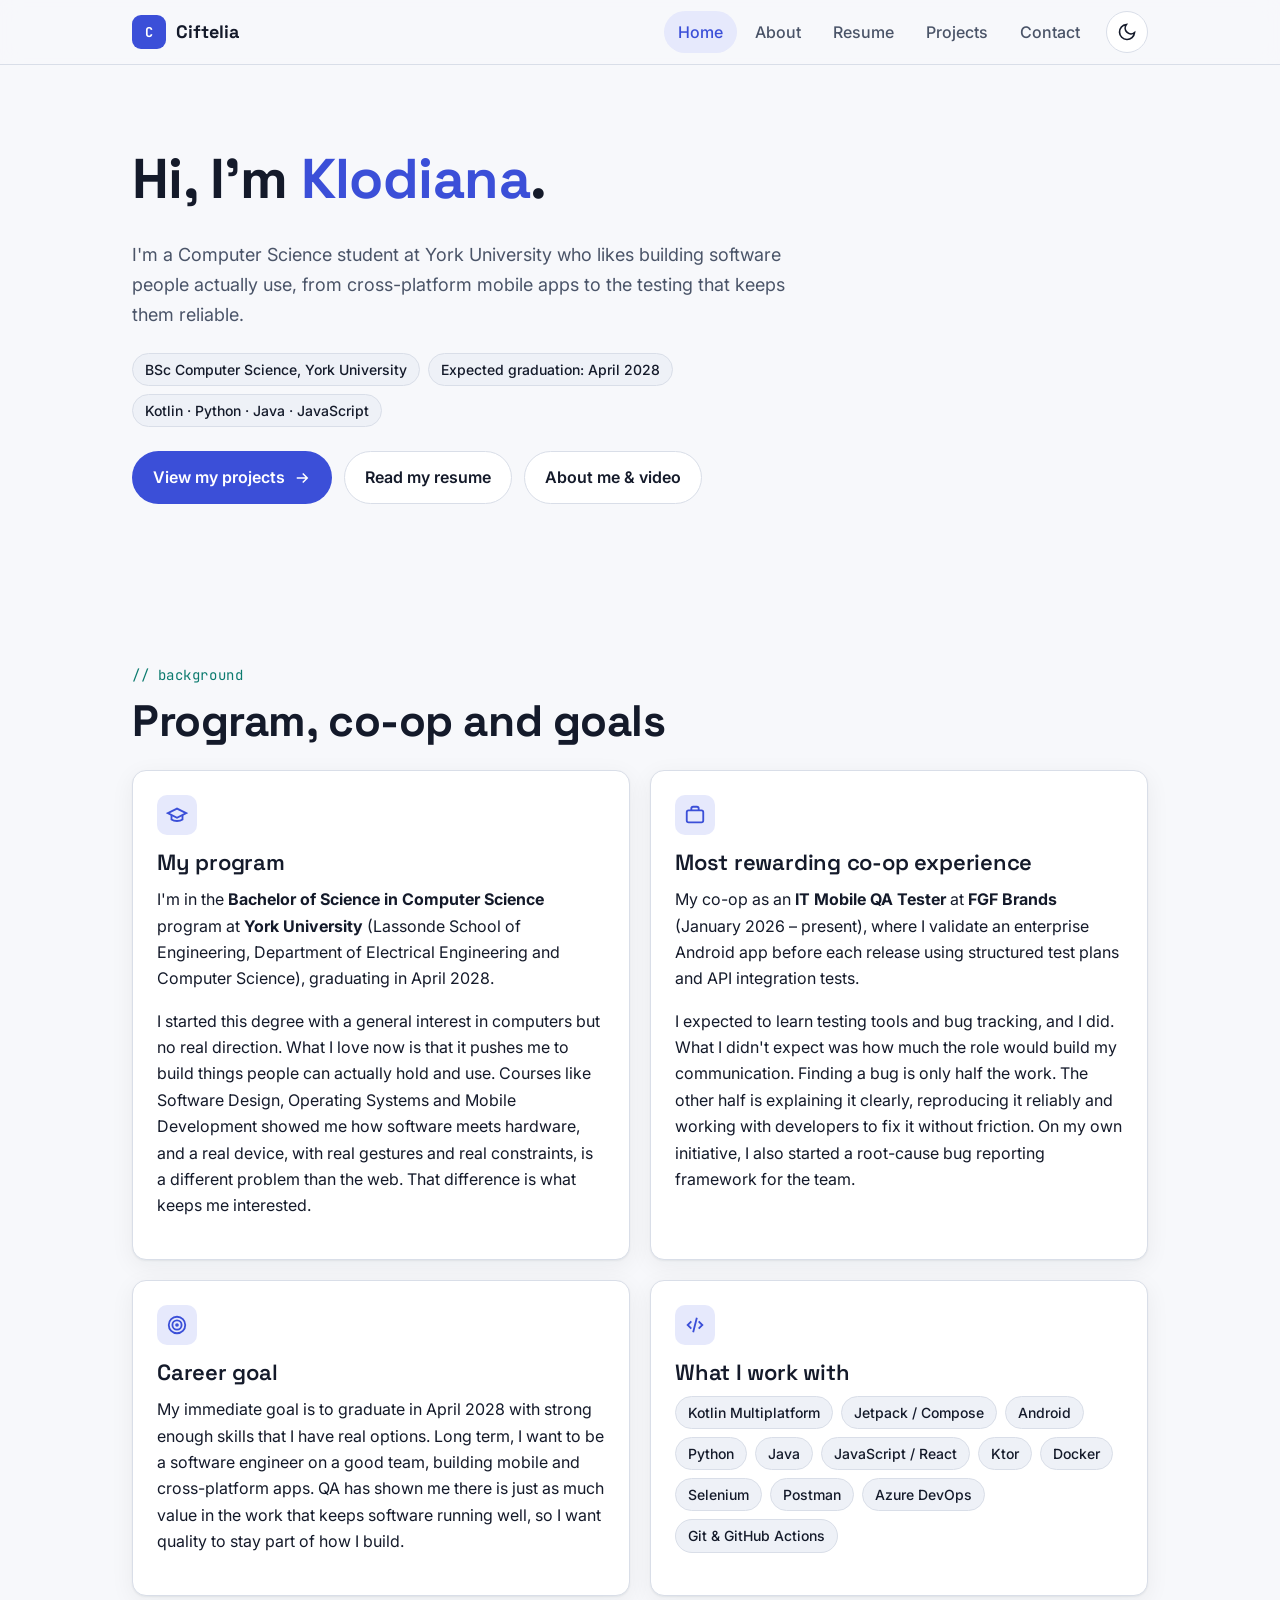
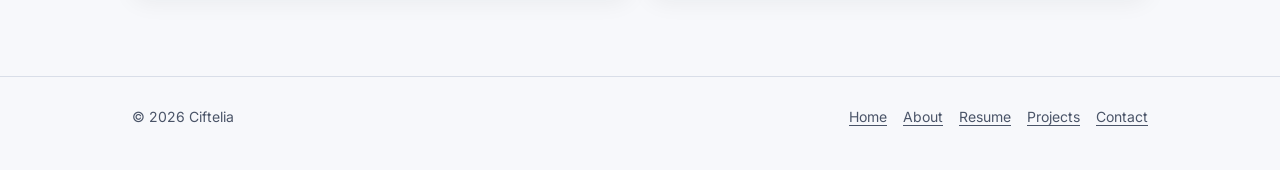
<file: index.html>
<!doctype html>
<html lang="en">
<head>
  <meta charset="utf-8">
  <meta name="viewport" content="width=device-width, initial-scale=1">
  <title>Home | Ciftelia</title>
  <meta name="description" content="ePortfolio of Klodiana Kamberi, Computer Science student at York University: program, co-op experience and career goals.">
  <script>try{var t=localStorage.getItem("theme");if(t)document.documentElement.setAttribute("data-theme",t);}catch(e){}</script>
  <link rel="preconnect" href="https://fonts.googleapis.com">
  <link rel="preconnect" href="https://fonts.gstatic.com" crossorigin>
  <link href="https://fonts.googleapis.com/css2?family=Inter:wght@400;500;600&family=JetBrains+Mono:wght@400;700&family=Space+Grotesk:wght@600;700&display=swap" rel="stylesheet">
  <link rel="stylesheet" href="css/styles.css">
  <link rel="icon" href="data:image/svg+xml,%3Csvg xmlns='http://www.w3.org/2000/svg' viewBox='0 0 32 32'%3E%3Crect width='32' height='32' rx='8' fill='%233b4fd8'/%3E%3Ctext x='16' y='21' text-anchor='middle' font-family='monospace' font-size='18' font-weight='700' fill='white'%3EC%3C/text%3E%3C/svg%3E">
</head>
<body>
  <a class="skip-link" href="#main">Skip to content</a>

  <header class="site-header">
    <nav class="container nav" aria-label="Main">
      <a class="brand" href="index.html"><span class="brand-mark" aria-hidden="true">C</span>Ciftelia</a>
      <ul class="nav-links" id="nav-links">
        <li><a href="index.html" aria-current="page">Home</a></li>
        <li><a href="about.html">About</a></li>
        <li><a href="resume.html">Resume</a></li>
        <li><a href="projects.html">Projects</a></li>
        <li><a href="contact.html">Contact</a></li>
      </ul>
      <button class="icon-btn theme-toggle" type="button" aria-label="Switch to dark mode" aria-pressed="false">
        <svg class="icon-moon" viewBox="0 0 24 24" fill="none" stroke="currentColor" stroke-width="2" aria-hidden="true"><path d="M21 12.8A9 9 0 1 1 11.2 3a7 7 0 0 0 9.8 9.8z"/></svg>
        <svg class="icon-sun" viewBox="0 0 24 24" fill="none" stroke="currentColor" stroke-width="2" aria-hidden="true"><circle cx="12" cy="12" r="4"/><path d="M12 2v2M12 20v2M4.9 4.9l1.4 1.4M17.7 17.7l1.4 1.4M2 12h2M20 12h2M4.9 19.1l1.4-1.4M17.7 6.3l1.4-1.4"/></svg>
      </button>
      <button class="icon-btn menu-toggle" type="button" aria-label="Open menu" aria-expanded="false" aria-controls="nav-links">
        <svg viewBox="0 0 24 24" fill="none" stroke="currentColor" stroke-width="2" aria-hidden="true"><path d="M4 7h16M4 12h16M4 17h16"/></svg>
      </button>
    </nav>
  </header>

  <main id="main">
    <section class="container hero" aria-labelledby="intro-title">
      <div>
        <h1 id="intro-title">Hi, I'm <span>Klodiana</span>.</h1>
        <p class="lead">
          I'm a Computer Science student at York University who likes building software people
          actually use, from cross-platform mobile apps to the testing that keeps them reliable.
        </p>
        <ul class="facts" aria-label="Quick facts">
          <li class="tag">BSc Computer Science, York University</li>
          <li class="tag">Expected graduation: April 2028</li>
          <li class="tag">Kotlin · Python · Java · JavaScript</li>
        </ul>
        <div class="btn-row">
          <a class="btn btn-primary" href="projects.html">
            View my projects
            <svg viewBox="0 0 24 24" fill="none" stroke="currentColor" stroke-width="2" aria-hidden="true"><path d="M5 12h14M13 6l6 6-6 6"/></svg>
          </a>
          <a class="btn btn-ghost" href="resume.html">Read my resume</a>
          <a class="btn btn-ghost" href="about.html">About me &amp; video</a>
        </div>
      </div>
    </section>

    <section class="section" aria-labelledby="about-title">
      <div class="container">
        <p class="eyebrow">// background</p>
        <h2 id="about-title">Program, co-op and goals</h2>
        <div class="grid-2">
          <article class="card">
            <div class="card-icon" aria-hidden="true">
              <svg viewBox="0 0 24 24" fill="none" stroke="currentColor" stroke-width="2"><path d="M22 10 12 5 2 10l10 5 10-5z"/><path d="M6 12v5c3 2 9 2 12 0v-5"/></svg>
            </div>
            <h3>My program</h3>
            <p>
              I'm in the <strong>Bachelor of Science in Computer Science</strong> program at
              <strong>York University</strong> (Lassonde School of Engineering, Department of
              Electrical Engineering and Computer Science), graduating in April 2028.
            </p>
            <p>
              I started this degree with a general interest in computers but no real direction. What I love now is that it pushes me to build things people can actually hold and use. Courses like Software Design, Operating Systems and Mobile Development showed me how software meets hardware, and a real device, with real gestures and real constraints, is a different problem than the web. That difference is what keeps me interested.
            </p>
          </article>

          <article class="card">
            <div class="card-icon" aria-hidden="true">
              <svg viewBox="0 0 24 24" fill="none" stroke="currentColor" stroke-width="2"><rect x="3" y="7" width="18" height="13" rx="2"/><path d="M8 7V5a2 2 0 0 1 2-2h4a2 2 0 0 1 2 2v2"/></svg>
            </div>
            <h3>Most rewarding co-op experience</h3>
            <p>
              My co-op as an <strong>IT Mobile QA Tester</strong> at <strong>FGF Brands</strong>
              (January 2026 – present), where I validate an enterprise Android app before each
              release using structured test plans and API integration tests.
            </p>
            <p>
              I expected to learn testing tools and bug tracking, and I did. What I didn't expect was how much the role would build my communication. Finding a bug is only half the work. The other half is explaining it clearly, reproducing it reliably and working with developers to fix it without friction. On my own initiative, I also started a root-cause bug reporting framework for the team.
            </p>
          </article>

          <article class="card">
            <div class="card-icon" aria-hidden="true">
              <svg viewBox="0 0 24 24" fill="none" stroke="currentColor" stroke-width="2"><circle cx="12" cy="12" r="9"/><circle cx="12" cy="12" r="5"/><circle cx="12" cy="12" r="1"/></svg>
            </div>
            <h3>Career goal</h3>
            <p>
              My immediate goal is to graduate in April 2028 with strong enough skills that I have real options. Long term, I want to be a software engineer on a good team, building mobile and cross-platform apps. QA has shown me there is just as much value in the work that keeps software running well, so I want quality to stay part of how I build.
            </p>
          </article>

          <article class="card">
            <div class="card-icon" aria-hidden="true">
              <svg viewBox="0 0 24 24" fill="none" stroke="currentColor" stroke-width="2"><path d="m8 16-4-4 4-4M16 8l4 4-4 4M14 4l-4 16"/></svg>
            </div>
            <h3>What I work with</h3>
            <ul class="tags" aria-label="Technical skills">
              <li class="tag">Kotlin Multiplatform</li>
              <li class="tag">Jetpack / Compose</li>
              <li class="tag">Android</li>
              <li class="tag">Python</li>
              <li class="tag">Java</li>
              <li class="tag">JavaScript / React</li>
              <li class="tag">Ktor</li>
              <li class="tag">Docker</li>
              <li class="tag">Selenium</li>
              <li class="tag">Postman</li>
              <li class="tag">Azure DevOps</li>
              <li class="tag">Git &amp; GitHub Actions</li>
            </ul>
          </article>
        </div>
      </div>
    </section>

  </main>

  <footer class="site-footer">
    <div class="container">
      <p>&copy; <span id="year">2026</span> Ciftelia</p>
      <nav aria-label="Footer">
        <ul>
          <li><a href="index.html">Home</a></li>
          <li><a href="about.html">About</a></li>
          <li><a href="resume.html">Resume</a></li>
          <li><a href="projects.html">Projects</a></li>
          <li><a href="contact.html">Contact</a></li>
        </ul>
      </nav>
    </div>
  </footer>
  <script src="js/main.js"></script>
</body>
</html>
</file>
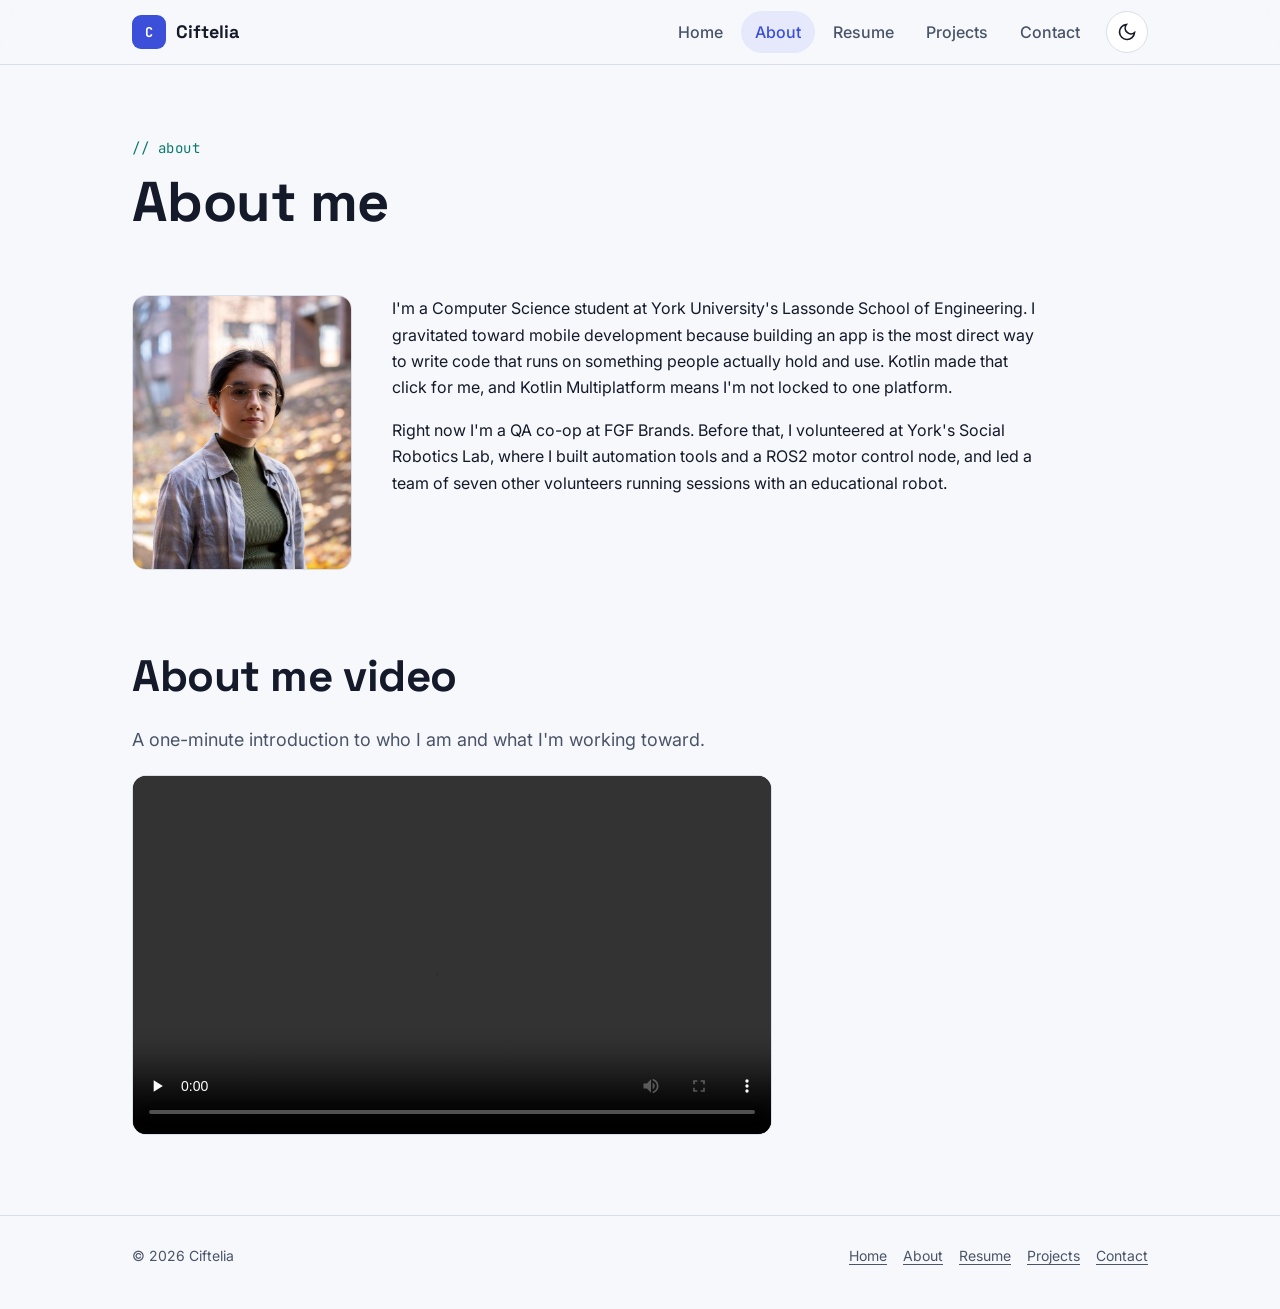
<file: about.html>
<!doctype html>
<html lang="en">
<head>
  <meta charset="utf-8">
  <meta name="viewport" content="width=device-width, initial-scale=1">
  <title>About | Ciftelia</title>
  <meta name="description" content="About Klodiana Kamberi: photo, background and a one-minute About Me video.">
  <script>try{var t=localStorage.getItem("theme");if(t)document.documentElement.setAttribute("data-theme",t);}catch(e){}</script>
  <link rel="preconnect" href="https://fonts.googleapis.com">
  <link rel="preconnect" href="https://fonts.gstatic.com" crossorigin>
  <link href="https://fonts.googleapis.com/css2?family=Inter:wght@400;500;600&family=JetBrains+Mono:wght@400;700&family=Space+Grotesk:wght@600;700&display=swap" rel="stylesheet">
  <link rel="stylesheet" href="css/styles.css">
  <link rel="icon" href="data:image/svg+xml,%3Csvg xmlns='http://www.w3.org/2000/svg' viewBox='0 0 32 32'%3E%3Crect width='32' height='32' rx='8' fill='%233b4fd8'/%3E%3Ctext x='16' y='21' text-anchor='middle' font-family='monospace' font-size='18' font-weight='700' fill='white'%3EC%3C/text%3E%3C/svg%3E">
</head>
<body>
  <a class="skip-link" href="#main">Skip to content</a>

  <header class="site-header">
    <nav class="container nav" aria-label="Main">
      <a class="brand" href="index.html"><span class="brand-mark" aria-hidden="true">C</span>Ciftelia</a>
      <ul class="nav-links" id="nav-links">
        <li><a href="index.html">Home</a></li>
        <li><a href="about.html" aria-current="page">About</a></li>
        <li><a href="resume.html">Resume</a></li>
        <li><a href="projects.html">Projects</a></li>
        <li><a href="contact.html">Contact</a></li>
      </ul>
      <button class="icon-btn theme-toggle" type="button" aria-label="Switch to dark mode" aria-pressed="false">
        <svg class="icon-moon" viewBox="0 0 24 24" fill="none" stroke="currentColor" stroke-width="2" aria-hidden="true"><path d="M21 12.8A9 9 0 1 1 11.2 3a7 7 0 0 0 9.8 9.8z"/></svg>
        <svg class="icon-sun" viewBox="0 0 24 24" fill="none" stroke="currentColor" stroke-width="2" aria-hidden="true"><circle cx="12" cy="12" r="4"/><path d="M12 2v2M12 20v2M4.9 4.9l1.4 1.4M17.7 17.7l1.4 1.4M2 12h2M20 12h2M4.9 19.1l1.4-1.4M17.7 6.3l1.4-1.4"/></svg>
      </button>
      <button class="icon-btn menu-toggle" type="button" aria-label="Open menu" aria-expanded="false" aria-controls="nav-links">
        <svg viewBox="0 0 24 24" fill="none" stroke="currentColor" stroke-width="2" aria-hidden="true"><path d="M4 7h16M4 12h16M4 17h16"/></svg>
      </button>
    </nav>
  </header>

  <main id="main">
    <section class="container page-head" aria-labelledby="about-page-title">
      <p class="eyebrow">// about</p>
      <h1 id="about-page-title">About me</h1>
    </section>

    <section class="container about-intro" aria-label="Photo and background">
      <img class="about-photo" src="assets/img/profile.jpg" width="668" height="1000" loading="lazy"
           alt="Portrait of Klodiana Kamberi outdoors on campus in autumn, wearing glasses, a grey plaid shirt and a green top">
      <div>
        <p>
          I'm a Computer Science student at York University's Lassonde School of Engineering. I
          gravitated toward mobile development because building an app is the most direct way to
          write code that runs on something people actually hold and use. Kotlin made that click
          for me, and Kotlin Multiplatform means I'm not locked to one platform.
        </p>
        <p>
          Right now I'm a QA co-op at FGF Brands. Before that, I volunteered at York's Social
          Robotics Lab, where I built automation tools and a ROS2 motor control node, and led a team of
          seven other volunteers running sessions with an educational robot.
        </p>
      </div>
    </section>

    <section class="container section" aria-labelledby="video-title">
      <h2 id="video-title">About me video</h2>
      <p class="lead">A one-minute introduction to who I am and what I'm working toward.</p>
      <div class="video-frame about-video">
        <video controls preload="none" playsinline
               aria-label="About Me video: Klodiana Kamberi">
          <source src="assets/video/about-me.mp4" type="video/mp4">
          Your browser can't play this video. <a href="assets/video/about-me.mp4">Download it instead</a>.
        </video>
      </div>
    </section>
  </main>

  <footer class="site-footer">
    <div class="container">
      <p>&copy; <span id="year">2026</span> Ciftelia</p>
      <nav aria-label="Footer">
        <ul>
          <li><a href="index.html">Home</a></li>
          <li><a href="about.html">About</a></li>
          <li><a href="resume.html">Resume</a></li>
          <li><a href="projects.html">Projects</a></li>
          <li><a href="contact.html">Contact</a></li>
        </ul>
      </nav>
    </div>
  </footer>
  <script src="js/main.js"></script>
</body>
</html>
</file>
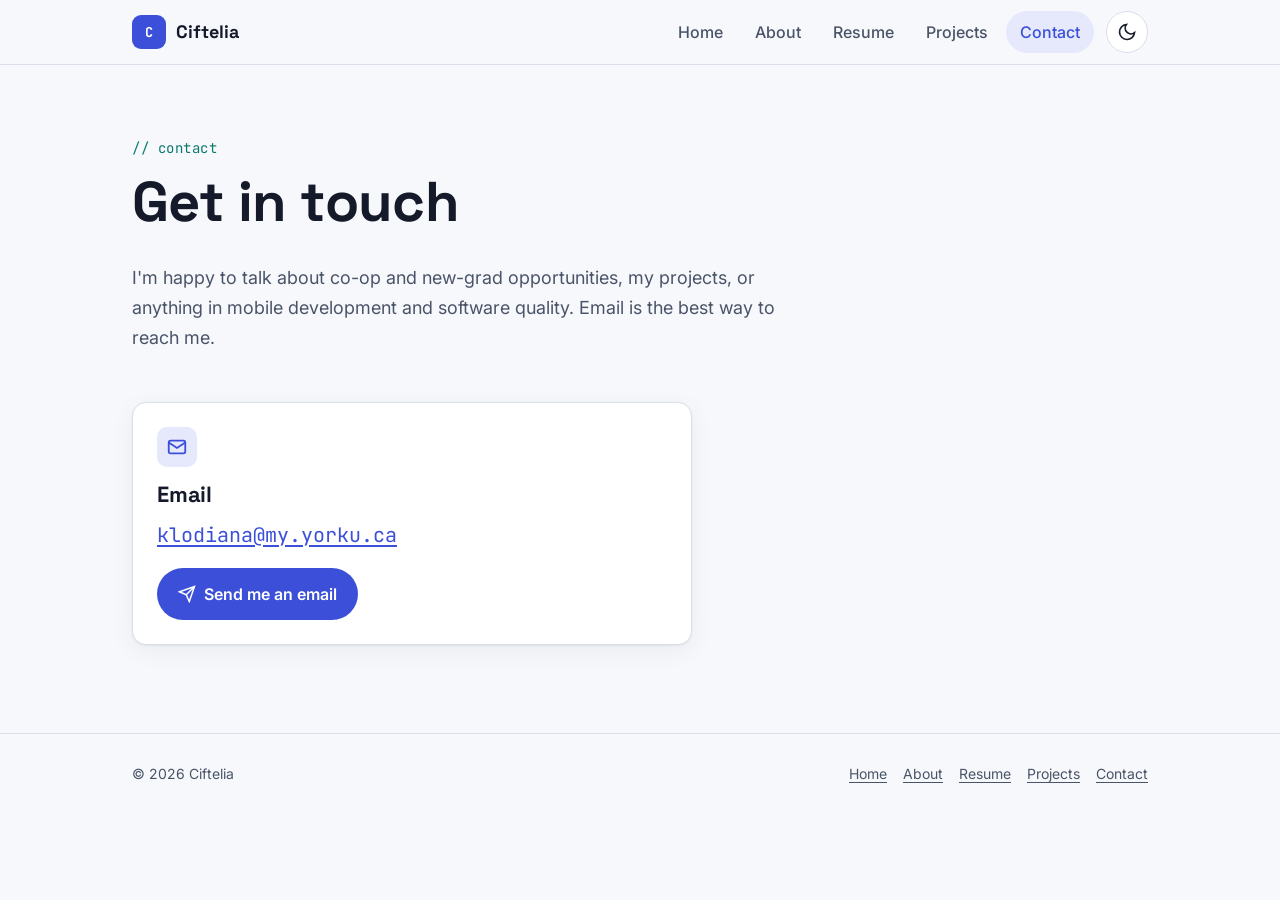
<file: contact.html>
<!doctype html>
<html lang="en">
<head>
  <meta charset="utf-8">
  <meta name="viewport" content="width=device-width, initial-scale=1">
  <title>Contact | Ciftelia</title>
  <meta name="description" content="Contact Klodiana Kamberi by email.">
  <script>try{var t=localStorage.getItem("theme");if(t)document.documentElement.setAttribute("data-theme",t);}catch(e){}</script>
  <link rel="preconnect" href="https://fonts.googleapis.com">
  <link rel="preconnect" href="https://fonts.gstatic.com" crossorigin>
  <link href="https://fonts.googleapis.com/css2?family=Inter:wght@400;500;600&family=JetBrains+Mono:wght@400;700&family=Space+Grotesk:wght@600;700&display=swap" rel="stylesheet">
  <link rel="stylesheet" href="css/styles.css">
  <link rel="icon" href="data:image/svg+xml,%3Csvg xmlns='http://www.w3.org/2000/svg' viewBox='0 0 32 32'%3E%3Crect width='32' height='32' rx='8' fill='%233b4fd8'/%3E%3Ctext x='16' y='21' text-anchor='middle' font-family='monospace' font-size='18' font-weight='700' fill='white'%3EC%3C/text%3E%3C/svg%3E">
</head>
<body>
  <a class="skip-link" href="#main">Skip to content</a>

  <header class="site-header">
    <nav class="container nav" aria-label="Main">
      <a class="brand" href="index.html"><span class="brand-mark" aria-hidden="true">C</span>Ciftelia</a>
      <ul class="nav-links" id="nav-links">
        <li><a href="index.html">Home</a></li>
        <li><a href="about.html">About</a></li>
        <li><a href="resume.html">Resume</a></li>
        <li><a href="projects.html">Projects</a></li>
        <li><a href="contact.html" aria-current="page">Contact</a></li>
      </ul>
      <button class="icon-btn theme-toggle" type="button" aria-label="Switch to dark mode" aria-pressed="false">
        <svg class="icon-moon" viewBox="0 0 24 24" fill="none" stroke="currentColor" stroke-width="2" aria-hidden="true"><path d="M21 12.8A9 9 0 1 1 11.2 3a7 7 0 0 0 9.8 9.8z"/></svg>
        <svg class="icon-sun" viewBox="0 0 24 24" fill="none" stroke="currentColor" stroke-width="2" aria-hidden="true"><circle cx="12" cy="12" r="4"/><path d="M12 2v2M12 20v2M4.9 4.9l1.4 1.4M17.7 17.7l1.4 1.4M2 12h2M20 12h2M4.9 19.1l1.4-1.4M17.7 6.3l1.4-1.4"/></svg>
      </button>
      <button class="icon-btn menu-toggle" type="button" aria-label="Open menu" aria-expanded="false" aria-controls="nav-links">
        <svg viewBox="0 0 24 24" fill="none" stroke="currentColor" stroke-width="2" aria-hidden="true"><path d="M4 7h16M4 12h16M4 17h16"/></svg>
      </button>
    </nav>
  </header>

  <main id="main">
    <section class="container page-head" aria-labelledby="contact-title">
      <p class="eyebrow">// contact</p>
      <h1 id="contact-title">Get in touch</h1>
      <p class="lead">
        I'm happy to talk about co-op and new-grad opportunities, my projects, or anything in
        mobile development and software quality. Email is the best way to reach me.
      </p>
    </section>

    <section class="container" aria-label="Email" style="padding-bottom:88px">
      <div class="card contact-card">
        <div class="card-icon" aria-hidden="true">
          <svg viewBox="0 0 24 24" fill="none" stroke="currentColor" stroke-width="2"><rect x="3" y="5" width="18" height="14" rx="2"/><path d="m3 7 9 6 9-6"/></svg>
        </div>
        <h2 style="font-size:var(--fs-lg)">Email</h2>
        <p><a class="email-link" href="mailto:klodiana@my.yorku.ca">klodiana@my.yorku.ca</a></p>
        <a class="btn btn-primary" href="mailto:klodiana@my.yorku.ca">
          <svg viewBox="0 0 24 24" fill="none" stroke="currentColor" stroke-width="2" aria-hidden="true"><path d="M22 2 11 13M22 2l-7 20-4-9-9-4 20-7z"/></svg>
          Send me an email
        </a>
      </div>
    </section>
  </main>

  <footer class="site-footer">
    <div class="container">
      <p>&copy; <span id="year">2026</span> Ciftelia</p>
      <nav aria-label="Footer">
        <ul>
          <li><a href="index.html">Home</a></li>
          <li><a href="about.html">About</a></li>
          <li><a href="resume.html">Resume</a></li>
          <li><a href="projects.html">Projects</a></li>
          <li><a href="contact.html">Contact</a></li>
        </ul>
      </nav>
    </div>
  </footer>
  <script src="js/main.js"></script>
</body>
</html>
</file>
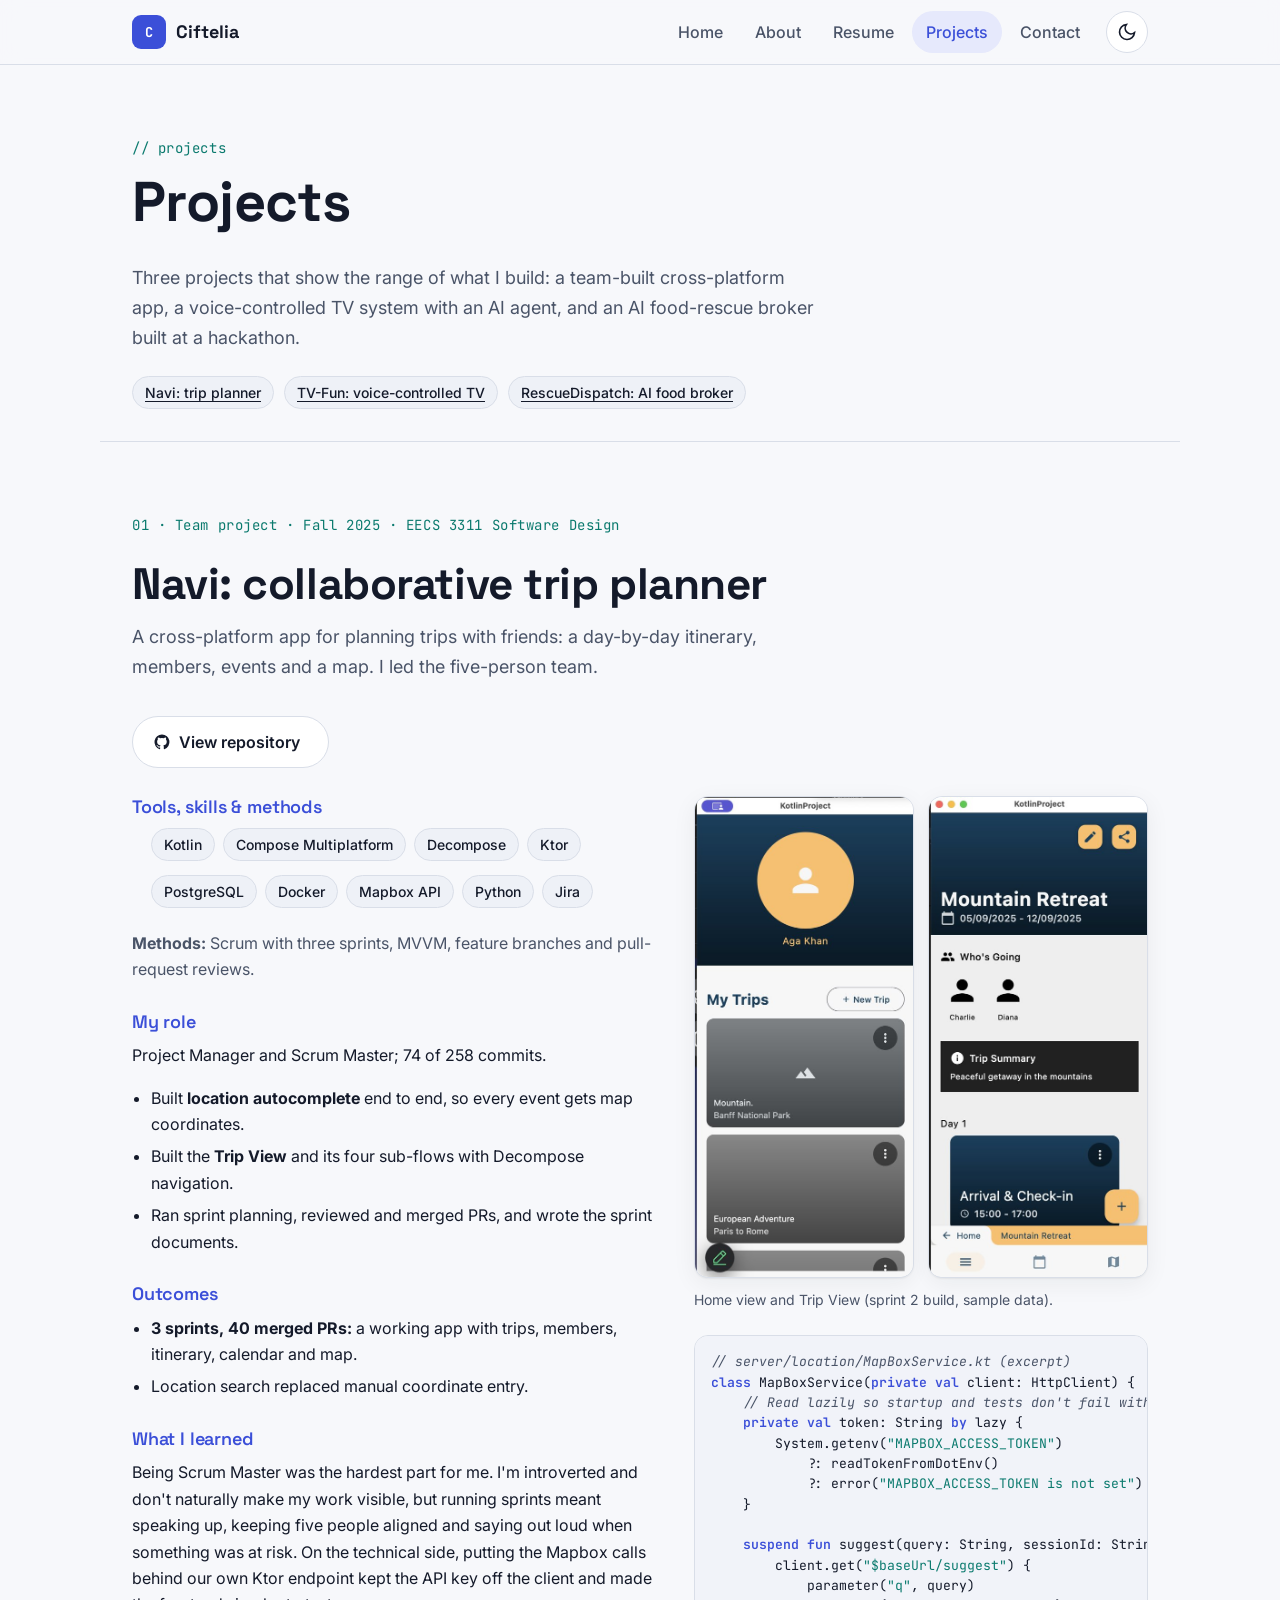
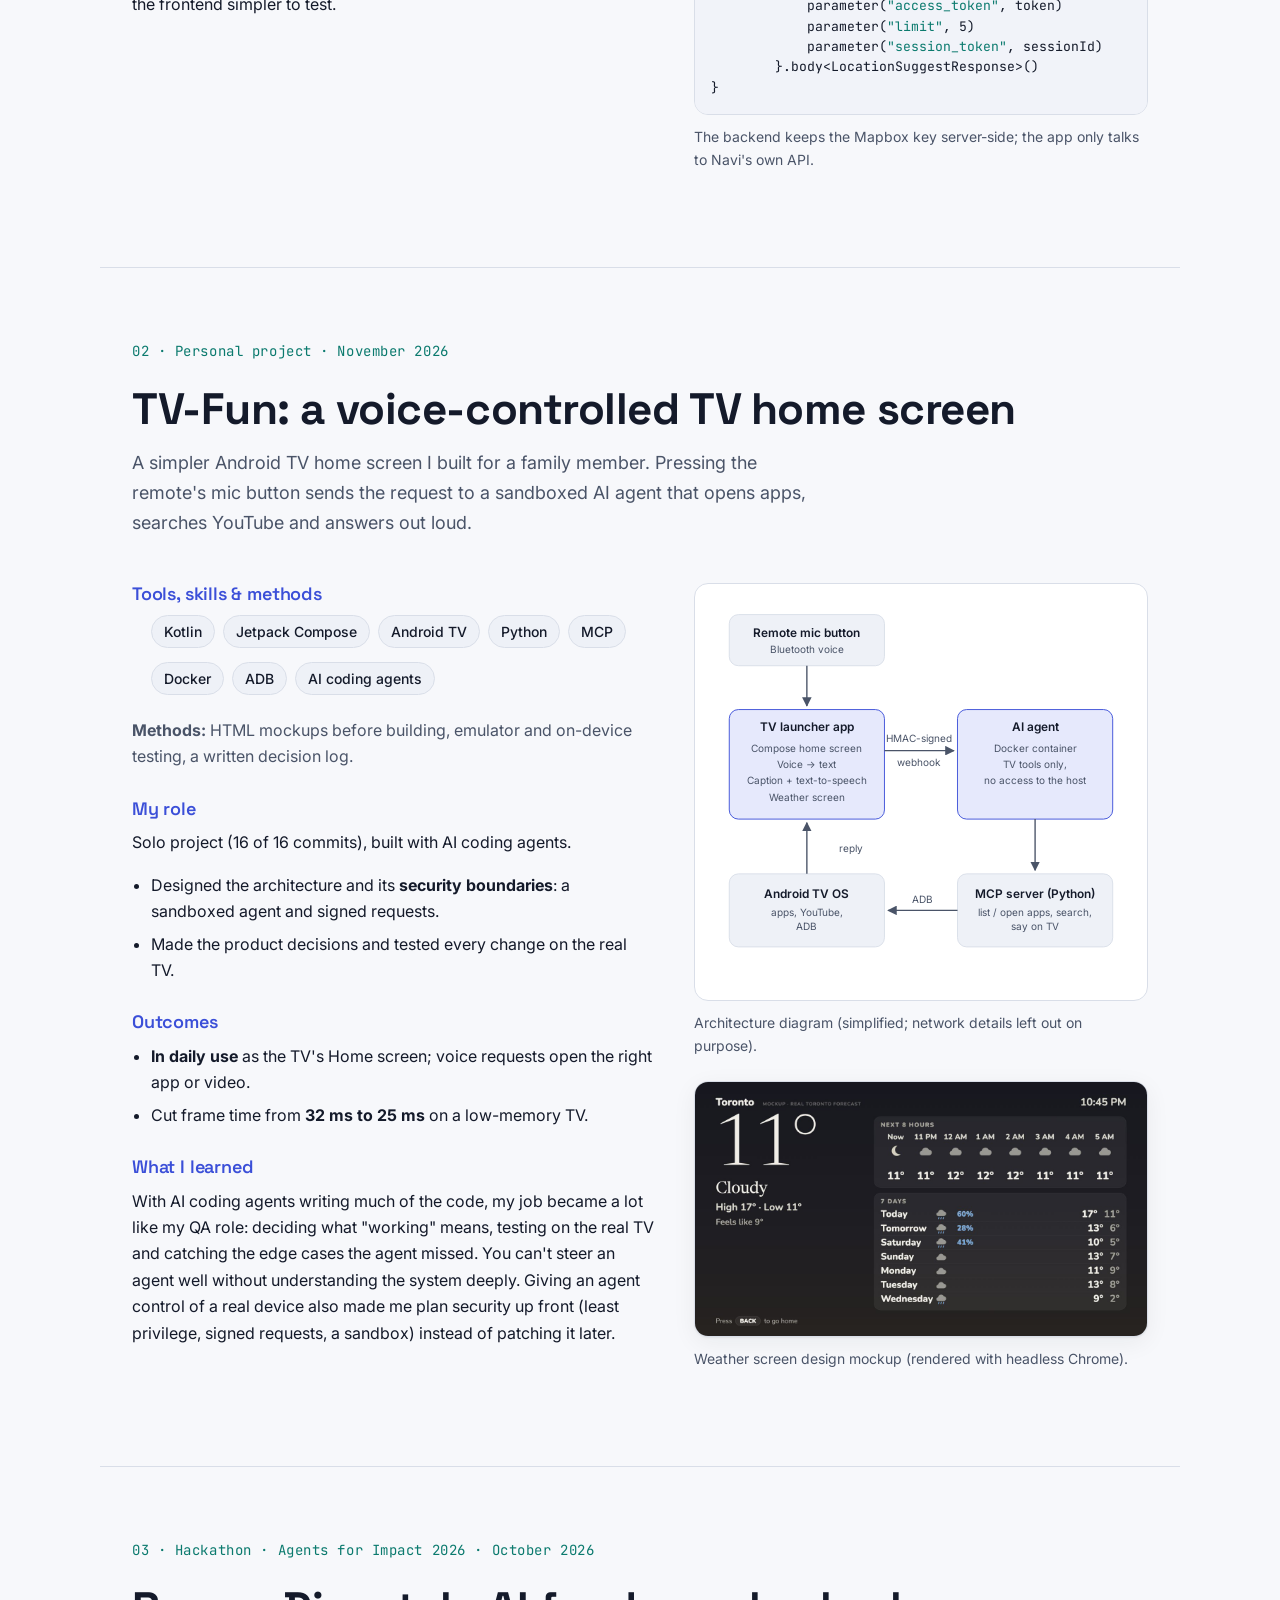
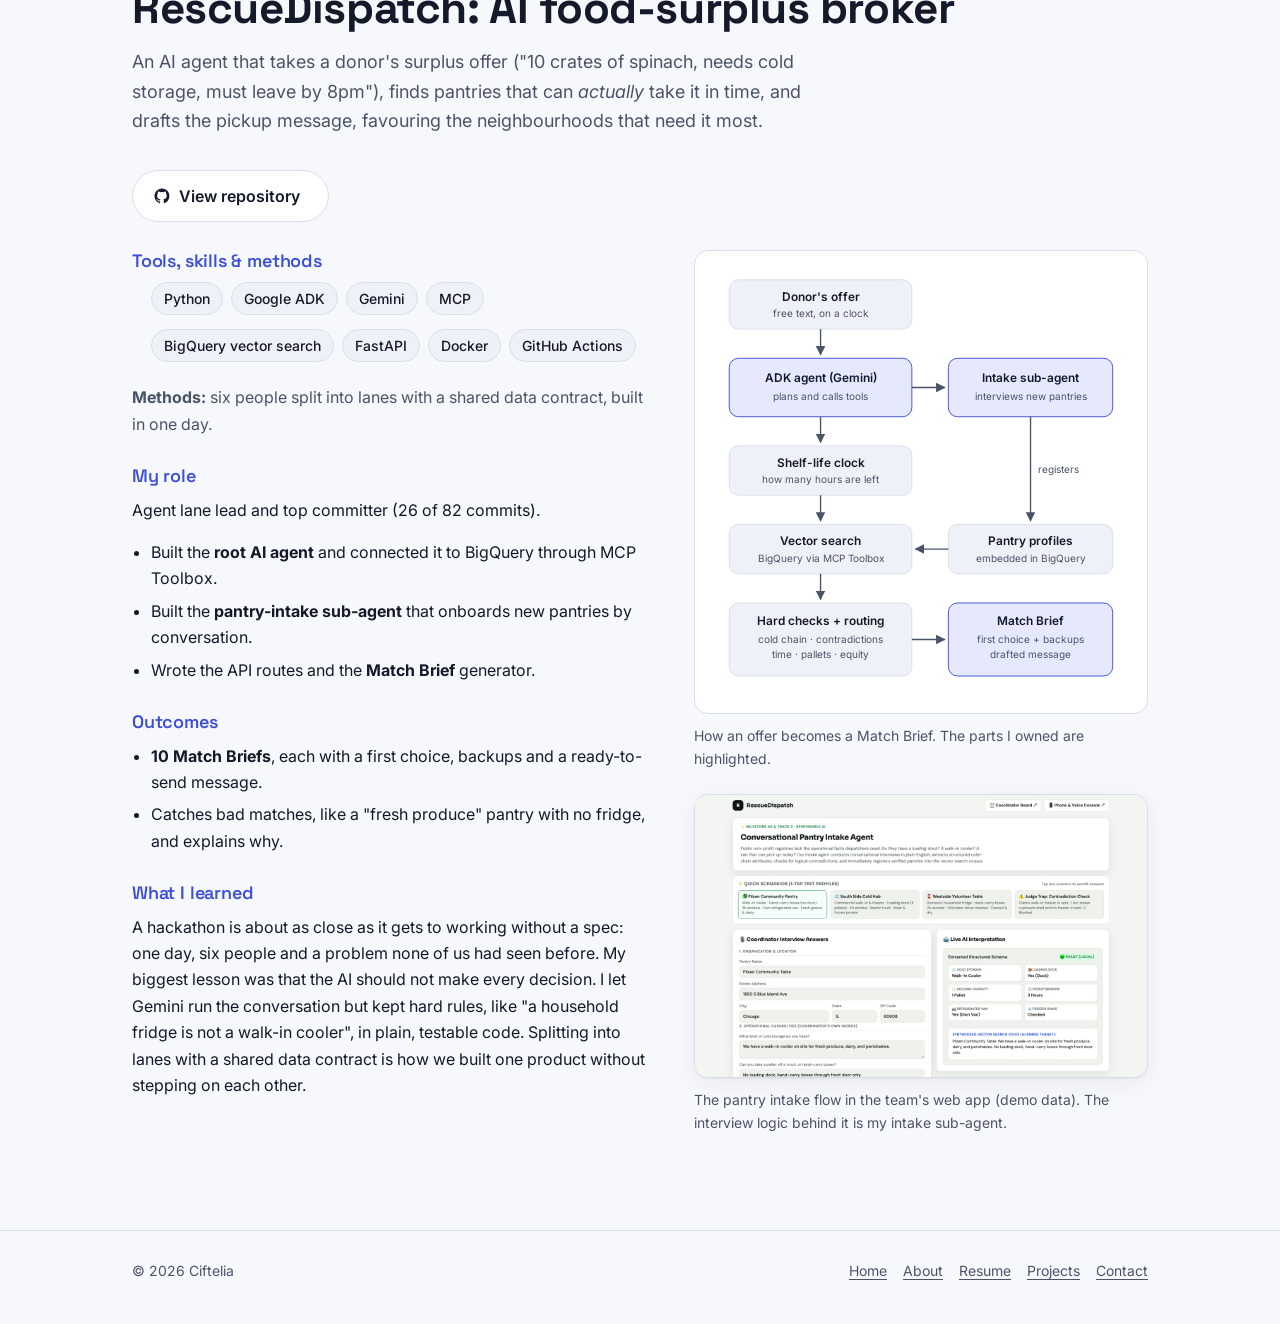
<file: projects.html>
<!doctype html>
<html lang="en">
<head>
  <meta charset="utf-8">
  <meta name="viewport" content="width=device-width, initial-scale=1">
  <title>Projects | Ciftelia</title>
  <meta name="description" content="Three technical projects by Klodiana Kamberi: Navi, TV-Fun and RescueDispatch.">
  <script>try{var t=localStorage.getItem("theme");if(t)document.documentElement.setAttribute("data-theme",t);}catch(e){}</script>
  <link rel="preconnect" href="https://fonts.googleapis.com">
  <link rel="preconnect" href="https://fonts.gstatic.com" crossorigin>
  <link href="https://fonts.googleapis.com/css2?family=Inter:wght@400;500;600&family=JetBrains+Mono:wght@400;700&family=Space+Grotesk:wght@600;700&display=swap" rel="stylesheet">
  <link rel="stylesheet" href="css/styles.css">
  <link rel="icon" href="data:image/svg+xml,%3Csvg xmlns='http://www.w3.org/2000/svg' viewBox='0 0 32 32'%3E%3Crect width='32' height='32' rx='8' fill='%233b4fd8'/%3E%3Ctext x='16' y='21' text-anchor='middle' font-family='monospace' font-size='18' font-weight='700' fill='white'%3EC%3C/text%3E%3C/svg%3E">
</head>
<body>
  <a class="skip-link" href="#main">Skip to content</a>

  <header class="site-header">
    <nav class="container nav" aria-label="Main">
      <a class="brand" href="index.html"><span class="brand-mark" aria-hidden="true">C</span>Ciftelia</a>
      <ul class="nav-links" id="nav-links">
        <li><a href="index.html">Home</a></li>
        <li><a href="about.html">About</a></li>
        <li><a href="resume.html">Resume</a></li>
        <li><a href="projects.html" aria-current="page">Projects</a></li>
        <li><a href="contact.html">Contact</a></li>
      </ul>
      <button class="icon-btn theme-toggle" type="button" aria-label="Switch to dark mode" aria-pressed="false">
        <svg class="icon-moon" viewBox="0 0 24 24" fill="none" stroke="currentColor" stroke-width="2" aria-hidden="true"><path d="M21 12.8A9 9 0 1 1 11.2 3a7 7 0 0 0 9.8 9.8z"/></svg>
        <svg class="icon-sun" viewBox="0 0 24 24" fill="none" stroke="currentColor" stroke-width="2" aria-hidden="true"><circle cx="12" cy="12" r="4"/><path d="M12 2v2M12 20v2M4.9 4.9l1.4 1.4M17.7 17.7l1.4 1.4M2 12h2M20 12h2M4.9 19.1l1.4-1.4M17.7 6.3l1.4-1.4"/></svg>
      </button>
      <button class="icon-btn menu-toggle" type="button" aria-label="Open menu" aria-expanded="false" aria-controls="nav-links">
        <svg viewBox="0 0 24 24" fill="none" stroke="currentColor" stroke-width="2" aria-hidden="true"><path d="M4 7h16M4 12h16M4 17h16"/></svg>
      </button>
    </nav>
  </header>

  <main id="main">
    <section class="container page-head" aria-labelledby="projects-title">
      <p class="eyebrow">// projects</p>
      <h1 id="projects-title">Projects</h1>
      <p class="lead">
        Three projects that show the range of what I build: a team-built cross-platform app, a
        voice-controlled TV system with an AI agent, and an AI food-rescue broker built at a hackathon.
      </p>
      <ul class="toc" aria-label="Jump to a project">
        <li><a class="tag" href="#navi">Navi: trip planner</a></li>
        <li><a class="tag" href="#tv-fun">TV-Fun: voice-controlled TV</a></li>
        <li><a class="tag" href="#food-broker">RescueDispatch: AI food broker</a></li>
      </ul>
    </section>

    <!-- ===================== NAVI ===================== -->
    <article class="project container" id="navi" aria-labelledby="navi-title">
      <div class="project-head">
        <p class="eyebrow">01 · Team project · Fall 2025 · EECS 3311 Software Design</p>
        <h2 id="navi-title">Navi: collaborative trip planner</h2>
        <p class="lead">
          A cross-platform app for planning trips with friends: a day-by-day itinerary, members,
          events and a map. I led the five-person team.
        </p>
        <div class="btn-row" style="margin-top:4px">
          <a class="btn btn-ghost" href="https://github.com/Ciftelia/Navi" target="_blank" rel="noopener">
            <svg viewBox="0 0 24 24" fill="currentColor" aria-hidden="true"><path d="M12 2a10 10 0 0 0-3.2 19.5c.5.1.7-.2.7-.5v-1.7c-2.8.6-3.4-1.3-3.4-1.3-.5-1.2-1.1-1.5-1.1-1.5-.9-.6.1-.6.1-.6 1 .1 1.5 1 1.5 1 .9 1.5 2.4 1.1 2.9.8.1-.6.4-1.1.6-1.3-2.2-.3-4.6-1.1-4.6-5a3.9 3.9 0 0 1 1-2.7c-.1-.2-.4-1.3.1-2.7 0 0 .8-.3 2.8 1a9.6 9.6 0 0 1 5 0c1.9-1.3 2.8-1 2.8-1 .5 1.4.2 2.5.1 2.7a3.9 3.9 0 0 1 1 2.7c0 3.9-2.3 4.7-4.6 5 .4.3.7.9.7 1.9V21c0 .3.2.6.7.5A10 10 0 0 0 12 2z"/></svg>
            View repository<span class="sr-only"> (opens in a new tab)</span>
          </a>
        </div>
      </div>

      <div class="project-grid">
        <div class="detail">
          <h3>Tools, skills &amp; methods</h3>
          <ul class="tags"><li class="tag">Kotlin</li><li class="tag">Compose Multiplatform</li><li class="tag">Decompose</li><li class="tag">Ktor</li><li class="tag">PostgreSQL</li><li class="tag">Docker</li><li class="tag">Mapbox API</li><li class="tag">Python</li><li class="tag">Jira</li></ul>
          <p class="methods"><strong>Methods:</strong> Scrum with three sprints, MVVM, feature branches and pull-request reviews.</p>

          <h3>My role</h3>
          <p>Project Manager and Scrum Master; 74 of 258 commits.</p>
          <ul>
            <li>Built <strong>location autocomplete</strong> end to end, so every event gets map coordinates.</li>
            <li>Built the <strong>Trip View</strong> and its four sub-flows with Decompose navigation.</li>
            <li>Ran sprint planning, reviewed and merged PRs, and wrote the sprint documents.</li>
          </ul>

          <h3>Outcomes</h3>
          <ul>
            <li><strong>3 sprints, 40 merged PRs:</strong> a working app with trips, members, itinerary, calendar and map.</li>
            <li>Location search replaced manual coordinate entry.</li>
          </ul>


          <h3>What I learned</h3>
          <p>
            Being Scrum Master was the hardest part for me. I'm introverted and don't naturally make my work visible, but running sprints meant speaking up, keeping five people aligned and saying out loud when something was at risk. On the technical side, putting the Mapbox calls behind our own Ktor endpoint kept the API key off the client and made the frontend simpler to test.
          </p>
        </div>

        <div>
          <figure>
            <div class="shots-pair">
              <img class="shot" src="assets/img/navi-home-view.jpg" width="480" height="1057" loading="lazy"
                   alt="Navi home screen with a profile header and a My Trips list of trip cards, plus a New Trip button">
              <img class="shot" src="assets/img/navi-trip-view.jpg" width="480" height="1057" loading="lazy"
                   alt="Navi trip view for a sample trip called Mountain Retreat, showing dates, who's going, a trip summary and Day 1 events">
            </div>
            <figcaption>Home view and Trip View (sprint 2 build, sample data).</figcaption>
          </figure>

          <figure>
<pre class="code" tabindex="0" aria-label="Kotlin code: Mapbox suggest call in the Ktor backend"><code><span class="c">// server/location/MapBoxService.kt (excerpt)</span>
<span class="k">class</span> MapBoxService(<span class="k">private val</span> client: HttpClient) {
    <span class="c">// Read lazily so startup and tests don't fail without a token</span>
    <span class="k">private val</span> token: String <span class="k">by</span> lazy {
        System.getenv(<span class="s">"MAPBOX_ACCESS_TOKEN"</span>)
            ?: readTokenFromDotEnv()
            ?: error(<span class="s">"MAPBOX_ACCESS_TOKEN is not set"</span>)
    }

    <span class="k">suspend fun</span> suggest(query: String, sessionId: String) =
        client.get(<span class="s">"$baseUrl/suggest"</span>) {
            parameter(<span class="s">"q"</span>, query)
            parameter(<span class="s">"access_token"</span>, token)
            parameter(<span class="s">"limit"</span>, 5)
            parameter(<span class="s">"session_token"</span>, sessionId)
        }.body&lt;LocationSuggestResponse&gt;()
}</code></pre>
            <figcaption>The backend keeps the Mapbox key server-side; the app only talks to Navi's own API.</figcaption>
          </figure>
        </div>
      </div>
    </article>

    <!-- ===================== TV-FUN ===================== -->
    <article class="project container" id="tv-fun" aria-labelledby="tv-title">
      <div class="project-head">
        <p class="eyebrow">02 · Personal project · November 2026</p>
        <h2 id="tv-title">TV-Fun: a voice-controlled TV home screen</h2>
        <p class="lead">
          A simpler Android TV home screen I built for a family member. Pressing the remote's mic
          button sends the request to a sandboxed AI agent that opens apps, searches YouTube and
          answers out loud.
        </p>
      </div>

      <div class="project-grid">
        <div class="detail">
          <h3>Tools, skills &amp; methods</h3>
          <ul class="tags"><li class="tag">Kotlin</li><li class="tag">Jetpack Compose</li><li class="tag">Android TV</li><li class="tag">Python</li><li class="tag">MCP</li><li class="tag">Docker</li><li class="tag">ADB</li><li class="tag">AI coding agents</li></ul>
          <p class="methods"><strong>Methods:</strong> HTML mockups before building, emulator and on-device testing, a written decision log.</p>

          <h3>My role</h3>
          <p>Solo project (16 of 16 commits), built with AI coding agents.</p>
          <ul>
            <li>Designed the architecture and its <strong>security boundaries</strong>: a sandboxed agent and signed requests.</li>
            <li>Made the product decisions and tested every change on the real TV.</li>
          </ul>

          <h3>Outcomes</h3>
          <ul>
            <li><strong>In daily use</strong> as the TV's Home screen; voice requests open the right app or video.</li>
            <li>Cut frame time from <strong>32 ms to 25 ms</strong> on a low-memory TV.</li>
          </ul>


          <h3>What I learned</h3>
          <p>
            With AI coding agents writing much of the code, my job became a lot like my QA role: deciding what "working" means, testing on the real TV and catching the edge cases the agent missed. You can't steer an agent well without understanding the system deeply. Giving an agent control of a real device also made me plan security up front (least privilege, signed requests, a sandbox) instead of patching it later.
          </p>
        </div>

        <div>
          <figure>
            <div class="diagram">
              <svg viewBox="0 0 460 420" role="img" aria-labelledby="tv-diag-title tv-diag-desc">
                <title id="tv-diag-title">TV-Fun architecture</title>
                <desc id="tv-diag-desc">The remote's mic button opens the TV launcher's voice screen, which turns speech into text and sends it in a signed webhook to an AI agent in a Docker container. The agent calls MCP tools that control the TV over ADB, and can show a caption and speak a reply on the TV.</desc>
                <defs><marker id="arr-tv" viewBox="0 0 10 10" refX="9" refY="5" markerWidth="7" markerHeight="7" orient="auto-start-reverse"><path class="arrowhead" d="M0 0 10 5 0 10z"/></marker></defs>
                <rect class="box" x="20" y="16" width="170" height="56" rx="10"/>
                <text class="t" x="105" y="40" text-anchor="middle">Remote mic button</text>
                <text class="s" x="105" y="58" text-anchor="middle">Bluetooth voice</text>

                <rect class="box-accent" x="20" y="120" width="170" height="120" rx="10"/>
                <text class="t" x="105" y="144" text-anchor="middle">TV launcher app</text>
                <text class="s" x="105" y="166" text-anchor="middle">Compose home screen</text>
                <text class="s" x="105" y="184" text-anchor="middle">Voice → text</text>
                <text class="s" x="105" y="202" text-anchor="middle">Caption + text-to-speech</text>
                <text class="s" x="105" y="220" text-anchor="middle">Weather screen</text>

                <rect class="box-accent" x="270" y="120" width="170" height="120" rx="10"/>
                <text class="t" x="355" y="144" text-anchor="middle">AI agent</text>
                <text class="s" x="355" y="166" text-anchor="middle">Docker container</text>
                <text class="s" x="355" y="184" text-anchor="middle">TV tools only,</text>
                <text class="s" x="355" y="202" text-anchor="middle">no access to the host</text>

                <rect class="box" x="270" y="300" width="170" height="80" rx="10"/>
                <text class="t" x="355" y="326" text-anchor="middle">MCP server (Python)</text>
                <text class="s" x="355" y="346" text-anchor="middle">list / open apps, search,</text>
                <text class="s" x="355" y="362" text-anchor="middle">say on TV</text>

                <rect class="box" x="20" y="300" width="170" height="80" rx="10"/>
                <text class="t" x="105" y="326" text-anchor="middle">Android TV OS</text>
                <text class="s" x="105" y="346" text-anchor="middle">apps, YouTube,</text>
                <text class="s" x="105" y="362" text-anchor="middle">ADB</text>

                <path class="line" d="M105 72v44" marker-end="url(#arr-tv)"/>
                <path class="line" d="M190 165h76" marker-end="url(#arr-tv)"/>
                <text class="s" x="228" y="156" text-anchor="middle">HMAC-signed</text>
                <text class="s" x="228" y="182" text-anchor="middle">webhook</text>
                <path class="line" d="M355 240v56" marker-end="url(#arr-tv)"/>
                <path class="line" d="M270 340h-76" marker-end="url(#arr-tv)"/>
                <text class="s" x="232" y="332" text-anchor="middle">ADB</text>
                <path class="line" d="M105 300v-56" marker-end="url(#arr-tv)"/>
                <text class="s" x="140" y="276" text-anchor="start">reply</text>
              </svg>
            </div>
            <figcaption>Architecture diagram (simplified; network details left out on purpose).</figcaption>
          </figure>

          <figure>
            <img class="shot" src="assets/img/tvfun-weather-screen.jpg" width="1280" height="720" loading="lazy"
                 alt="TV weather screen mockup: large current temperature of 11 degrees and cloudy on the left, an 8-hour forecast and a 7-day forecast on the right">
            <figcaption>Weather screen design mockup (rendered with headless Chrome).</figcaption>
          </figure>
        </div>
      </div>
    </article>

    <!-- ===================== FOOD EQUITY BROKER ===================== -->
    <article class="project container" id="food-broker" aria-labelledby="food-title">
      <div class="project-head">
        <p class="eyebrow">03 · Hackathon · Agents for Impact 2026 · October 2026</p>
        <h2 id="food-title">RescueDispatch: AI food-surplus broker</h2>
        <p class="lead">
          An AI agent that takes a donor's surplus offer ("10 crates of spinach, needs cold storage,
          must leave by 8pm"), finds pantries that can <em>actually</em> take it in time, and drafts
          the pickup message, favouring the neighbourhoods that need it most.
        </p>
        <div class="btn-row" style="margin-top:4px">
          <a class="btn btn-ghost" href="https://github.com/MarlonAEC/A4I2026-challenge-2-food-equity" target="_blank" rel="noopener">
            <svg viewBox="0 0 24 24" fill="currentColor" aria-hidden="true"><path d="M12 2a10 10 0 0 0-3.2 19.5c.5.1.7-.2.7-.5v-1.7c-2.8.6-3.4-1.3-3.4-1.3-.5-1.2-1.1-1.5-1.1-1.5-.9-.6.1-.6.1-.6 1 .1 1.5 1 1.5 1 .9 1.5 2.4 1.1 2.9.8.1-.6.4-1.1.6-1.3-2.2-.3-4.6-1.1-4.6-5a3.9 3.9 0 0 1 1-2.7c-.1-.2-.4-1.3.1-2.7 0 0 .8-.3 2.8 1a9.6 9.6 0 0 1 5 0c1.9-1.3 2.8-1 2.8-1 .5 1.4.2 2.5.1 2.7a3.9 3.9 0 0 1 1 2.7c0 3.9-2.3 4.7-4.6 5 .4.3.7.9.7 1.9V21c0 .3.2.6.7.5A10 10 0 0 0 12 2z"/></svg>
            View repository<span class="sr-only"> (opens in a new tab)</span>
          </a>
        </div>
      </div>

      <div class="project-grid">
        <div class="detail">
          <h3>Tools, skills &amp; methods</h3>
          <ul class="tags"><li class="tag">Python</li><li class="tag">Google ADK</li><li class="tag">Gemini</li><li class="tag">MCP</li><li class="tag">BigQuery vector search</li><li class="tag">FastAPI</li><li class="tag">Docker</li><li class="tag">GitHub Actions</li></ul>
          <p class="methods"><strong>Methods:</strong> six people split into lanes with a shared data contract, built in one day.</p>

          <h3>My role</h3>
          <p>Agent lane lead and top committer (26 of 82 commits).</p>
          <ul>
            <li>Built the <strong>root AI agent</strong> and connected it to BigQuery through MCP Toolbox.</li>
            <li>Built the <strong>pantry-intake sub-agent</strong> that onboards new pantries by conversation.</li>
            <li>Wrote the API routes and the <strong>Match Brief</strong> generator.</li>
          </ul>

          <h3>Outcomes</h3>
          <ul>
            <li><strong>10 Match Briefs</strong>, each with a first choice, backups and a ready-to-send message.</li>
            <li>Catches bad matches, like a "fresh produce" pantry with no fridge, and explains why.</li>
          </ul>


          <h3>What I learned</h3>
          <p>
            A hackathon is about as close as it gets to working without a spec: one day, six people and a problem none of us had seen before. My biggest lesson was that the AI should not make every decision. I let Gemini run the conversation but kept hard rules, like "a household fridge is not a walk-in cooler", in plain, testable code. Splitting into lanes with a shared data contract is how we built one product without stepping on each other.
          </p>
        </div>

        <div>
          <figure>
            <div class="diagram">
              <svg viewBox="0 0 460 470" role="img" aria-labelledby="food-diag-title food-diag-desc">
                <title id="food-diag-title">RescueDispatch matching pipeline</title>
                <desc id="food-diag-desc">A donor's surplus offer goes to the ADK agent running Gemini. The agent checks the shelf-life clock, runs a BigQuery vector search through MCP Toolbox, applies hard checks for storage, contradictions, time and capacity, then ranks with equity-weighted routing and produces a Match Brief with a drafted message. A separate intake sub-agent interviews new pantries and adds them to the searchable data.</desc>
                <defs><marker id="arr-food" viewBox="0 0 10 10" refX="9" refY="5" markerWidth="7" markerHeight="7" orient="auto-start-reverse"><path class="arrowhead" d="M0 0 10 5 0 10z"/></marker></defs>

                <rect class="box" x="20" y="14" width="200" height="54" rx="10"/>
                <text class="t" x="120" y="37" text-anchor="middle">Donor's offer</text>
                <text class="s" x="120" y="55" text-anchor="middle">free text, on a clock</text>

                <rect class="box-accent" x="20" y="100" width="200" height="64" rx="10"/>
                <text class="t" x="120" y="126" text-anchor="middle">ADK agent (Gemini)</text>
                <text class="s" x="120" y="146" text-anchor="middle">plans and calls tools</text>

                <rect class="box" x="20" y="196" width="200" height="54" rx="10"/>
                <text class="t" x="120" y="219" text-anchor="middle">Shelf-life clock</text>
                <text class="s" x="120" y="237" text-anchor="middle">how many hours are left</text>

                <rect class="box" x="20" y="282" width="200" height="54" rx="10"/>
                <text class="t" x="120" y="305" text-anchor="middle">Vector search</text>
                <text class="s" x="120" y="323" text-anchor="middle">BigQuery via MCP Toolbox</text>

                <rect class="box" x="20" y="368" width="200" height="80" rx="10"/>
                <text class="t" x="120" y="392" text-anchor="middle">Hard checks + routing</text>
                <text class="s" x="120" y="412" text-anchor="middle">cold chain · contradictions</text>
                <text class="s" x="120" y="428" text-anchor="middle">time · pallets · equity</text>

                <rect class="box-accent" x="260" y="368" width="180" height="80" rx="10"/>
                <text class="t" x="350" y="392" text-anchor="middle">Match Brief</text>
                <text class="s" x="350" y="412" text-anchor="middle">first choice + backups</text>
                <text class="s" x="350" y="428" text-anchor="middle">drafted message</text>

                <rect class="box-accent" x="260" y="100" width="180" height="64" rx="10"/>
                <text class="t" x="350" y="126" text-anchor="middle">Intake sub-agent</text>
                <text class="s" x="350" y="146" text-anchor="middle">interviews new pantries</text>

                <rect class="box" x="260" y="282" width="180" height="54" rx="10"/>
                <text class="t" x="350" y="305" text-anchor="middle">Pantry profiles</text>
                <text class="s" x="350" y="323" text-anchor="middle">embedded in BigQuery</text>

                <path class="line" d="M120 68v28" marker-end="url(#arr-food)"/>
                <path class="line" d="M120 164v28" marker-end="url(#arr-food)"/>
                <path class="line" d="M120 250v28" marker-end="url(#arr-food)"/>
                <path class="line" d="M120 336v28" marker-end="url(#arr-food)"/>
                <path class="line" d="M220 408h36" marker-end="url(#arr-food)"/>
                <path class="line" d="M220 132h36" marker-end="url(#arr-food)"/>
                <path class="line" d="M350 164v114" marker-end="url(#arr-food)"/>
                <text class="s" x="358" y="226" text-anchor="start">registers</text>
                <path class="line" d="M260 309h-36" marker-end="url(#arr-food)"/>
              </svg>
            </div>
            <figcaption>How an offer becomes a Match Brief. The parts I owned are highlighted.</figcaption>
          </figure>

          <figure>
            <img class="shot" src="assets/img/food-intake-agent.jpg" width="1280" height="800" loading="lazy"
                 alt="RescueDispatch pantry intake screen: coordinator interview answers on the left and the agent's live structured interpretation on the right, showing cold storage, loading dock, capacity, pickup window and refrigerated van">
            <figcaption>The pantry intake flow in the team's web app (demo data). The interview logic behind it is my intake sub-agent.</figcaption>
          </figure>
        </div>
      </div>
    </article>
  </main>

  <footer class="site-footer">
    <div class="container">
      <p>&copy; <span id="year">2026</span> Ciftelia</p>
      <nav aria-label="Footer">
        <ul>
          <li><a href="index.html">Home</a></li>
          <li><a href="about.html">About</a></li>
          <li><a href="resume.html">Resume</a></li>
          <li><a href="projects.html">Projects</a></li>
          <li><a href="contact.html">Contact</a></li>
        </ul>
      </nav>
    </div>
  </footer>
  <script src="js/main.js"></script>
</body>
</html>
</file>
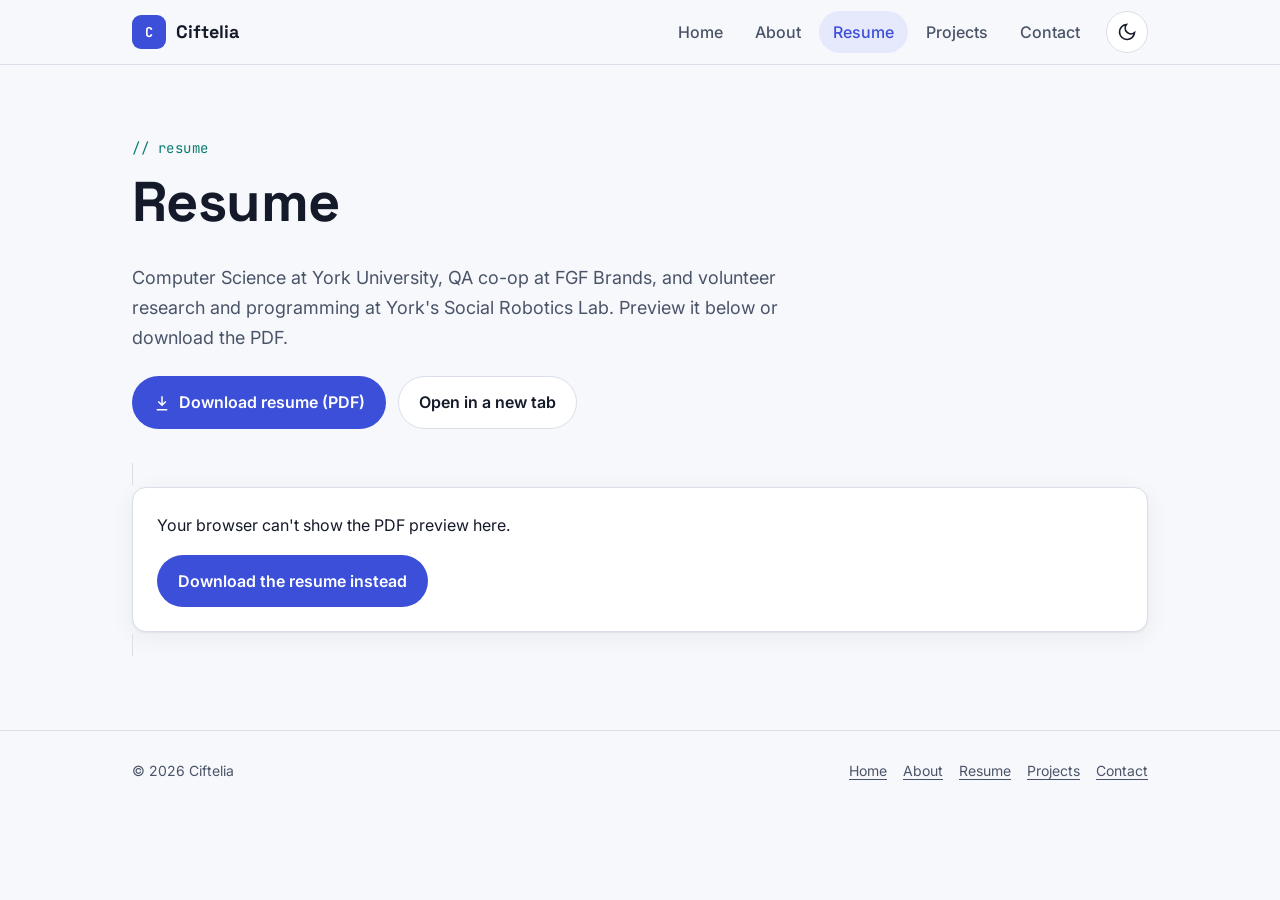
<file: resume.html>
<!doctype html>
<html lang="en">
<head>
  <meta charset="utf-8">
  <meta name="viewport" content="width=device-width, initial-scale=1">
  <title>Resume | Ciftelia</title>
  <meta name="description" content="Resume of Klodiana Kamberi: preview and PDF download.">
  <script>try{var t=localStorage.getItem("theme");if(t)document.documentElement.setAttribute("data-theme",t);}catch(e){}</script>
  <link rel="preconnect" href="https://fonts.googleapis.com">
  <link rel="preconnect" href="https://fonts.gstatic.com" crossorigin>
  <link href="https://fonts.googleapis.com/css2?family=Inter:wght@400;500;600&family=JetBrains+Mono:wght@400;700&family=Space+Grotesk:wght@600;700&display=swap" rel="stylesheet">
  <link rel="stylesheet" href="css/styles.css">
  <link rel="icon" href="data:image/svg+xml,%3Csvg xmlns='http://www.w3.org/2000/svg' viewBox='0 0 32 32'%3E%3Crect width='32' height='32' rx='8' fill='%233b4fd8'/%3E%3Ctext x='16' y='21' text-anchor='middle' font-family='monospace' font-size='18' font-weight='700' fill='white'%3EC%3C/text%3E%3C/svg%3E">
</head>
<body>
  <a class="skip-link" href="#main">Skip to content</a>

  <header class="site-header">
    <nav class="container nav" aria-label="Main">
      <a class="brand" href="index.html"><span class="brand-mark" aria-hidden="true">C</span>Ciftelia</a>
      <ul class="nav-links" id="nav-links">
        <li><a href="index.html">Home</a></li>
        <li><a href="about.html">About</a></li>
        <li><a href="resume.html" aria-current="page">Resume</a></li>
        <li><a href="projects.html">Projects</a></li>
        <li><a href="contact.html">Contact</a></li>
      </ul>
      <button class="icon-btn theme-toggle" type="button" aria-label="Switch to dark mode" aria-pressed="false">
        <svg class="icon-moon" viewBox="0 0 24 24" fill="none" stroke="currentColor" stroke-width="2" aria-hidden="true"><path d="M21 12.8A9 9 0 1 1 11.2 3a7 7 0 0 0 9.8 9.8z"/></svg>
        <svg class="icon-sun" viewBox="0 0 24 24" fill="none" stroke="currentColor" stroke-width="2" aria-hidden="true"><circle cx="12" cy="12" r="4"/><path d="M12 2v2M12 20v2M4.9 4.9l1.4 1.4M17.7 17.7l1.4 1.4M2 12h2M20 12h2M4.9 19.1l1.4-1.4M17.7 6.3l1.4-1.4"/></svg>
      </button>
      <button class="icon-btn menu-toggle" type="button" aria-label="Open menu" aria-expanded="false" aria-controls="nav-links">
        <svg viewBox="0 0 24 24" fill="none" stroke="currentColor" stroke-width="2" aria-hidden="true"><path d="M4 7h16M4 12h16M4 17h16"/></svg>
      </button>
    </nav>
  </header>

  <main id="main">
    <section class="container page-head" aria-labelledby="resume-title">
      <p class="eyebrow">// resume</p>
      <h1 id="resume-title">Resume</h1>
      <p class="lead">
        Computer Science at York University, QA co-op at FGF Brands, and volunteer research and
        programming at York's Social Robotics Lab. Preview it below or download the PDF.
      </p>
      <div class="btn-row">
        <a class="btn btn-primary" href="assets/docs/Klodiana-Kamberi-Resume.pdf" download>
          <svg viewBox="0 0 24 24" fill="none" stroke="currentColor" stroke-width="2" aria-hidden="true"><path d="M12 3v12M7 10l5 5 5-5M5 21h14"/></svg>
          Download resume (PDF)
        </a>
        <a class="btn btn-ghost" href="assets/docs/Klodiana-Kamberi-Resume.pdf" target="_blank" rel="noopener">
          Open in a new tab
          <span class="sr-only">(opens in a new tab)</span>
        </a>
      </div>
    </section>

    <section class="container" aria-label="Resume preview" style="padding-bottom:72px">
      <object class="pdf-frame" data="assets/docs/Klodiana-Kamberi-Resume.pdf#view=FitH" type="application/pdf"
              aria-label="Embedded preview of Klodiana Kamberi's resume">
        <div class="card">
          <p>Your browser can't show the PDF preview here.</p>
          <a class="btn btn-primary" href="assets/docs/Klodiana-Kamberi-Resume.pdf" download>Download the resume instead</a>
        </div>
      </object>
      <!-- Shown on phones instead of the PDF embed. Re-render if you replace the PDF (see README). -->
      <div class="resume-pages">
        <a href="assets/docs/Klodiana-Kamberi-Resume.pdf" target="_blank" rel="noopener">
          <img src="assets/img/resume-page-1.jpg" width="935" height="1210" loading="lazy"
               alt="Resume page 1: education, experience at FGF Brands and York University's Social Robotics Lab, and the Smart Travel Planner project">
          <span class="sr-only">(opens the PDF in a new tab)</span>
        </a>
        <a href="assets/docs/Klodiana-Kamberi-Resume.pdf" target="_blank" rel="noopener">
          <img src="assets/img/resume-page-2.jpg" width="935" height="1210" loading="lazy"
               alt="Resume page 2: technical skills in programming languages, libraries and frameworks, and tools">
          <span class="sr-only">(opens the PDF in a new tab)</span>
        </a>
      </div>
    </section>
  </main>

  <footer class="site-footer">
    <div class="container">
      <p>&copy; <span id="year">2026</span> Ciftelia</p>
      <nav aria-label="Footer">
        <ul>
          <li><a href="index.html">Home</a></li>
          <li><a href="about.html">About</a></li>
          <li><a href="resume.html">Resume</a></li>
          <li><a href="projects.html">Projects</a></li>
          <li><a href="contact.html">Contact</a></li>
        </ul>
      </nav>
    </div>
  </footer>
  <script src="js/main.js"></script>
</body>
</html>
</file>
<file: css/styles.css>
/* =========================================================
   Klodiana Kamberi — ePortfolio
   One theme, one font pairing, one type scale for every page.
   Fonts: Space Grotesk (headings) + Inter (body) + JetBrains Mono (code)
   ========================================================= */

/* ---------- Design tokens: light ---------- */
:root {
  --bg: #f7f8fb;
  --surface: #ffffff;
  --surface-2: #eef1f7;
  --text: #141a2a;
  --text-muted: #4a5468;
  --border: #d9dee8;
  --accent: #3b4fd8;          /* indigo, 6.3:1 on white */
  --accent-strong: #2a3bb3;
  --accent-soft: #e6e9fc;
  --accent-contrast: #ffffff;
  --teal: #0b7a6e;
  --code-bg: #f1f3f9;
  --draft-bg: #fff4d6;
  --draft-border: #c98a00;
  --draft-text: #5c3d00;
  --shadow: 0 1px 2px rgba(20, 26, 42, 0.06), 0 6px 24px rgba(20, 26, 42, 0.06);

  --font-head: "Space Grotesk", system-ui, sans-serif;
  --font-body: "Inter", system-ui, -apple-system, "Segoe UI", sans-serif;
  --font-mono: "JetBrains Mono", ui-monospace, SFMono-Regular, Menlo, monospace;

  /* Type scale (1.25 ratio) */
  --fs-sm: 0.875rem;
  --fs-base: 1rem;
  --fs-md: 1.125rem;
  --fs-lg: 1.375rem;
  --fs-xl: 1.75rem;
  --fs-2xl: clamp(2rem, 4.5vw, 2.75rem);
  --fs-3xl: clamp(2.25rem, 6vw, 3.5rem);

  --radius: 14px;
  --radius-sm: 8px;
  --max: 1080px;
  --gutter: 16px;

  color-scheme: light;
}

/* ---------- Design tokens: dark ---------- */
@media (prefers-color-scheme: dark) {
  :root:not([data-theme="light"]) {
    --bg: #0d111c;
    --surface: #151b2b;
    --surface-2: #1c2438;
    --text: #e9edf6;
    --text-muted: #a9b3c7;
    --border: #2a3450;
    --accent: #8d9bff;
    --accent-strong: #aab5ff;
    --accent-soft: #1f2750;
    --accent-contrast: #0d111c;
    --teal: #4fd1bf;
    --code-bg: #10162a;
    --draft-bg: #33280c;
    --draft-border: #e0a82e;
    --draft-text: #ffe2a3;
    --shadow: 0 1px 2px rgba(0, 0, 0, 0.4), 0 8px 28px rgba(0, 0, 0, 0.35);
    color-scheme: dark;
  }
}
:root[data-theme="dark"] {
  --bg: #0d111c;
  --surface: #151b2b;
  --surface-2: #1c2438;
  --text: #e9edf6;
  --text-muted: #a9b3c7;
  --border: #2a3450;
  --accent: #8d9bff;
  --accent-strong: #aab5ff;
  --accent-soft: #1f2750;
  --accent-contrast: #0d111c;
  --teal: #4fd1bf;
  --code-bg: #10162a;
  --draft-bg: #33280c;
  --draft-border: #e0a82e;
  --draft-text: #ffe2a3;
  --shadow: 0 1px 2px rgba(0, 0, 0, 0.4), 0 8px 28px rgba(0, 0, 0, 0.35);
  color-scheme: dark;
}

/* ---------- Base ---------- */
*, *::before, *::after { box-sizing: border-box; }
html { -webkit-text-size-adjust: 100%; scroll-behavior: smooth; }
@media (prefers-reduced-motion: reduce) { html { scroll-behavior: auto; } * { transition: none !important; } }

body {
  margin: 0;
  background: var(--bg);
  color: var(--text);
  font-family: var(--font-body);
  font-size: var(--fs-base);
  line-height: 1.65;
  overflow-x: hidden;
}

h1, h2, h3, h4 {
  font-family: var(--font-head);
  line-height: 1.2;
  letter-spacing: -0.01em;
  margin: 0 0 0.5em;
  color: var(--text);
}
h1 { font-size: var(--fs-3xl); font-weight: 700; }
h2 { font-size: var(--fs-2xl); font-weight: 700; }
h3 { font-size: var(--fs-xl); font-weight: 600; }
h4 { font-size: var(--fs-md); font-weight: 600; }
p { margin: 0 0 1em; }
a { color: var(--accent); text-underline-offset: 3px; }
a:hover { color: var(--accent-strong); }
img { max-width: 100%; height: auto; display: block; }
code, pre { font-family: var(--font-mono); }
:focus-visible { outline: 3px solid var(--accent); outline-offset: 3px; border-radius: 4px; }

.skip-link {
  position: absolute; left: -999px; top: 8px;
  background: var(--accent); color: var(--accent-contrast);
  padding: 8px 14px; border-radius: var(--radius-sm); z-index: 100;
}
.skip-link:focus { left: 8px; }

.container { width: 100%; max-width: var(--max); margin: 0 auto; padding: 0 var(--gutter); }
@media (min-width: 720px) { :root { --gutter: 32px; } }

.eyebrow {
  font-family: var(--font-mono);
  font-size: var(--fs-sm);
  color: var(--teal);
  letter-spacing: 0.04em;
  margin: 0 0 0.5rem;
}
.lead { font-size: var(--fs-md); color: var(--text-muted); max-width: 62ch; }
.muted { color: var(--text-muted); }

/* ---------- Header / menu bar ---------- */
.site-header {
  position: sticky; top: 0; z-index: 50;
  background: color-mix(in srgb, var(--bg) 88%, transparent);
  backdrop-filter: saturate(160%) blur(10px);
  -webkit-backdrop-filter: saturate(160%) blur(10px);
  border-bottom: 1px solid var(--border);
}
.nav { display: flex; align-items: center; gap: 12px; min-height: 64px; }
.brand {
  font-family: var(--font-head); font-weight: 700; font-size: var(--fs-md);
  color: var(--text); text-decoration: none; margin-right: auto;
  display: flex; align-items: center; gap: 10px;
}
.brand-mark {
  display: inline-grid; place-items: center;
  width: 34px; height: 34px; border-radius: 9px;
  background: var(--accent); color: var(--accent-contrast);
  font-family: var(--font-mono); font-size: 0.85rem; font-weight: 700;
}
.nav-links { list-style: none; display: flex; gap: 4px; margin: 0; padding: 0; }
.nav-links a {
  display: block; padding: 8px 14px; border-radius: 999px;
  color: var(--text-muted); text-decoration: none; font-weight: 500; font-size: var(--fs-base);
}
.nav-links a:hover { color: var(--text); background: var(--surface-2); }
.nav-links a[aria-current="page"] { color: var(--accent); background: var(--accent-soft); }

.icon-btn {
  display: inline-grid; place-items: center;
  width: 42px; height: 42px; border-radius: 999px;
  border: 1px solid var(--border); background: var(--surface); color: var(--text);
  cursor: pointer; padding: 0;
}
.icon-btn:hover { border-color: var(--accent); }
.icon-btn svg { width: 20px; height: 20px; }
.theme-toggle .icon-sun { display: none; }
:root[data-theme="dark"] .theme-toggle .icon-sun { display: block; }
:root[data-theme="dark"] .theme-toggle .icon-moon { display: none; }

.menu-toggle { display: none; }

@media (max-width: 719px) {
  .menu-toggle { display: inline-grid; }
  .nav-links {
    position: absolute; left: 0; right: 0; top: 100%;
    flex-direction: column; gap: 0;
    background: var(--surface); border-bottom: 1px solid var(--border);
    padding: 8px var(--gutter) 16px; box-shadow: var(--shadow);
    display: none;
  }
  .nav-links.open { display: flex; }
  .nav-links a { border-radius: var(--radius-sm); padding: 12px 14px; }
}

/* ---------- Sections ---------- */
main { display: block; }
/* padding-block only, so .container keeps its side gutters */
.section { padding-block: 56px; }
.section + .section { border-top: 1px solid var(--border); }
.page-head { padding-block: 56px 24px; }
@media (min-width: 720px) { .section { padding-block: 80px; } .page-head { padding-block: 72px 32px; } }

/* ---------- Cards ---------- */
.card {
  background: var(--surface);
  border: 1px solid var(--border);
  border-radius: var(--radius);
  padding: 24px;
  box-shadow: var(--shadow);
}
.grid-2 { display: grid; gap: 20px; }
.grid-3 { display: grid; gap: 20px; }
@media (min-width: 720px) {
  .grid-2 { grid-template-columns: repeat(2, 1fr); }
  .grid-3 { grid-template-columns: repeat(3, 1fr); }
}
.card h3 { font-size: var(--fs-lg); }
.card-icon {
  width: 40px; height: 40px; border-radius: 10px;
  display: grid; place-items: center;
  background: var(--accent-soft); color: var(--accent); margin-bottom: 14px;
}
.card-icon svg { width: 22px; height: 22px; }

/* ---------- Buttons ---------- */
.btn {
  display: inline-flex; align-items: center; gap: 8px;
  padding: 12px 20px; border-radius: 999px;
  font-weight: 600; font-size: var(--fs-base); text-decoration: none;
  border: 1px solid transparent; cursor: pointer;
}
.btn svg { width: 18px; height: 18px; }
.btn-primary { background: var(--accent); color: var(--accent-contrast); }
.btn-primary:hover { background: var(--accent-strong); color: var(--accent-contrast); }
.btn-ghost { border-color: var(--border); color: var(--text); background: var(--surface); }
.btn-ghost:hover { border-color: var(--accent); color: var(--accent); }
.btn-row { display: flex; flex-wrap: wrap; gap: 12px; margin-top: 24px; }

/* ---------- Home hero ---------- */
.hero { display: grid; gap: 32px; align-items: center; padding-block: 56px; }
.hero > div { max-width: 760px; }
@media (min-width: 860px) { .hero { padding-block: 80px; } }
.hero h1 span { color: var(--accent); }
.about-intro { display: grid; gap: 28px; align-items: start; }
@media (min-width: 720px) { .about-intro { grid-template-columns: 220px 1fr; gap: 40px; } }
.about-intro p { max-width: 65ch; }
.about-photo {
  width: 100%; max-width: 220px; aspect-ratio: 4 / 5; object-fit: cover; object-position: 50% 25%;
  border-radius: var(--radius); border: 1px solid var(--border);
}
.facts { list-style: none; padding: 0; margin: 24px 0 0; display: flex; flex-wrap: wrap; gap: 8px; }

/* ---------- Tags ---------- */
.tag {
  display: inline-block; padding: 4px 12px; border-radius: 999px;
  background: var(--surface-2); color: var(--text); border: 1px solid var(--border);
  font-size: var(--fs-sm); font-weight: 500;
}
.tags { list-style: none; padding: 0; margin: 0; display: flex; flex-wrap: wrap; gap: 8px; }

/* ---------- Video ---------- */
.about-video { max-width: 640px; margin-top: 20px; }
.video-frame {
  position: relative; aspect-ratio: 16 / 9; width: 100%;
  border-radius: var(--radius); overflow: hidden;
  border: 1px solid var(--border); background: var(--surface-2);
}
.video-frame iframe, .video-frame video { position: absolute; inset: 0; width: 100%; height: 100%; border: 0; background: #000; }
.video-placeholder {
  position: absolute; inset: 0; display: grid; place-items: center; text-align: center;
  padding: 24px; color: var(--text-muted);
  background: repeating-linear-gradient(135deg, var(--surface-2) 0 14px, var(--surface) 14px 28px);
}
.video-placeholder strong { display: block; color: var(--text); font-size: var(--fs-lg); font-family: var(--font-head); }

/* ---------- Draft / placeholder markers ---------- */
.draft {
  border: 2px dashed var(--draft-border);
  background: var(--draft-bg);
  color: var(--draft-text);
  border-radius: var(--radius-sm);
  padding: 14px 16px;
}
.draft-label {
  display: inline-block; font-family: var(--font-mono); font-size: 0.8rem; font-weight: 700;
  background: var(--draft-border); color: #1a1200; padding: 2px 8px; border-radius: 4px; margin-bottom: 6px;
}
.draft p:last-child { margin-bottom: 0; }

/* ---------- Resume ---------- */
.pdf-frame {
  width: 100%; height: 80vh; min-height: 520px;
  border: 1px solid var(--border); border-radius: var(--radius);
  background: var(--surface-2);
}
/* Phones can't reliably show embedded PDFs: show page images instead */
.resume-pages { display: none; gap: 16px; }
.resume-pages img { border: 1px solid var(--border); border-radius: var(--radius-sm); background: #fff; }
@media (max-width: 719px) {
  .pdf-frame { display: none; }
  .resume-pages { display: grid; }
}

/* ---------- Projects ---------- */
.toc { list-style: none; padding: 0; margin: 24px 0 0; display: flex; flex-wrap: wrap; gap: 10px; }
.project { padding-block: 56px; border-top: 1px solid var(--border); scroll-margin-top: 80px; }
@media (min-width: 720px) { .project { padding-block: 72px; } }
.project-head { display: grid; gap: 12px; margin-bottom: 28px; }
.project-head h2 { margin-bottom: 0; }
.privacy-note {
  display: inline-flex; align-items: center; gap: 8px;
  font-size: var(--fs-sm); color: var(--text-muted);
  border: 1px solid var(--border); border-radius: 999px; padding: 6px 14px; background: var(--surface);
}
.privacy-note svg { width: 16px; height: 16px; }
.project-grid { display: grid; gap: 24px; }
.project-grid > *, .grid-2 > *, .grid-3 > * { min-width: 0; }
@media (min-width: 900px) { .project-grid { grid-template-columns: 1.15fr 1fr; gap: 40px; } }
.detail h3 { font-size: var(--fs-md); margin: 28px 0 10px; color: var(--accent); font-family: var(--font-head); }
.detail h3:first-child { margin-top: 0; }
.detail ul { padding-left: 1.2em; margin: 0 0 1em; }
.detail li { margin-bottom: 6px; }
.skill-group { margin-bottom: 10px; }
.skill-group > span { display: block; font-size: var(--fs-sm); color: var(--text-muted); margin-bottom: 6px; font-weight: 600; }

figure { margin: 0 0 24px; }
figcaption { font-size: var(--fs-sm); color: var(--text-muted); margin-top: 10px; }
.shot {
  border-radius: var(--radius); border: 1px solid var(--border);
  box-shadow: var(--shadow); background: var(--surface-2);
}
.shots-pair { display: grid; grid-template-columns: 1fr 1fr; gap: 14px; }
.diagram { background: var(--surface); border: 1px solid var(--border); border-radius: var(--radius); padding: 16px; }
.diagram svg { width: 100%; height: auto; display: block; }
.diagram .box { fill: var(--surface-2); stroke: var(--border); }
.diagram .box-accent { fill: var(--accent-soft); stroke: var(--accent); }
.diagram .t { fill: var(--text); font-family: var(--font-body); font-size: 13px; font-weight: 600; }
.diagram .s { fill: var(--text-muted); font-family: var(--font-body); font-size: 11px; }
.diagram .line { stroke: var(--text-muted); stroke-width: 1.5; fill: none; }
.diagram .arrowhead { fill: var(--text-muted); }

pre.code {
  background: var(--code-bg); border: 1px solid var(--border); border-radius: var(--radius);
  padding: 16px; overflow-x: auto; font-size: 0.82rem; line-height: 1.55; margin: 0; color: var(--text);
  max-width: 100%;
}
pre.code .c { color: var(--text-muted); font-style: italic; }
pre.code .k { color: var(--accent); font-weight: 600; }
pre.code .s { color: var(--teal); }

/* ---------- Contact ---------- */
.contact-card { max-width: 560px; }
.email-link {
  font-family: var(--font-mono); font-size: clamp(1rem, 3.6vw, 1.25rem);
  word-break: break-all;
}

/* ---------- Footer ---------- */
.site-footer { border-top: 1px solid var(--border); padding: 28px 0; color: var(--text-muted); font-size: var(--fs-sm); }
.site-footer .container { display: flex; flex-wrap: wrap; gap: 8px 24px; justify-content: space-between; }
.site-footer nav ul { list-style: none; display: flex; flex-wrap: wrap; gap: 16px; padding: 0; margin: 0; }
.site-footer a { color: var(--text-muted); }
.site-footer a:hover { color: var(--accent); }

.sr-only {
  position: absolute; width: 1px; height: 1px; padding: 0; margin: -1px;
  overflow: hidden; clip: rect(0, 0, 0, 0); white-space: nowrap; border: 0;
}

.detail .methods { margin-top: 12px; color: var(--text-muted); }
</file>
